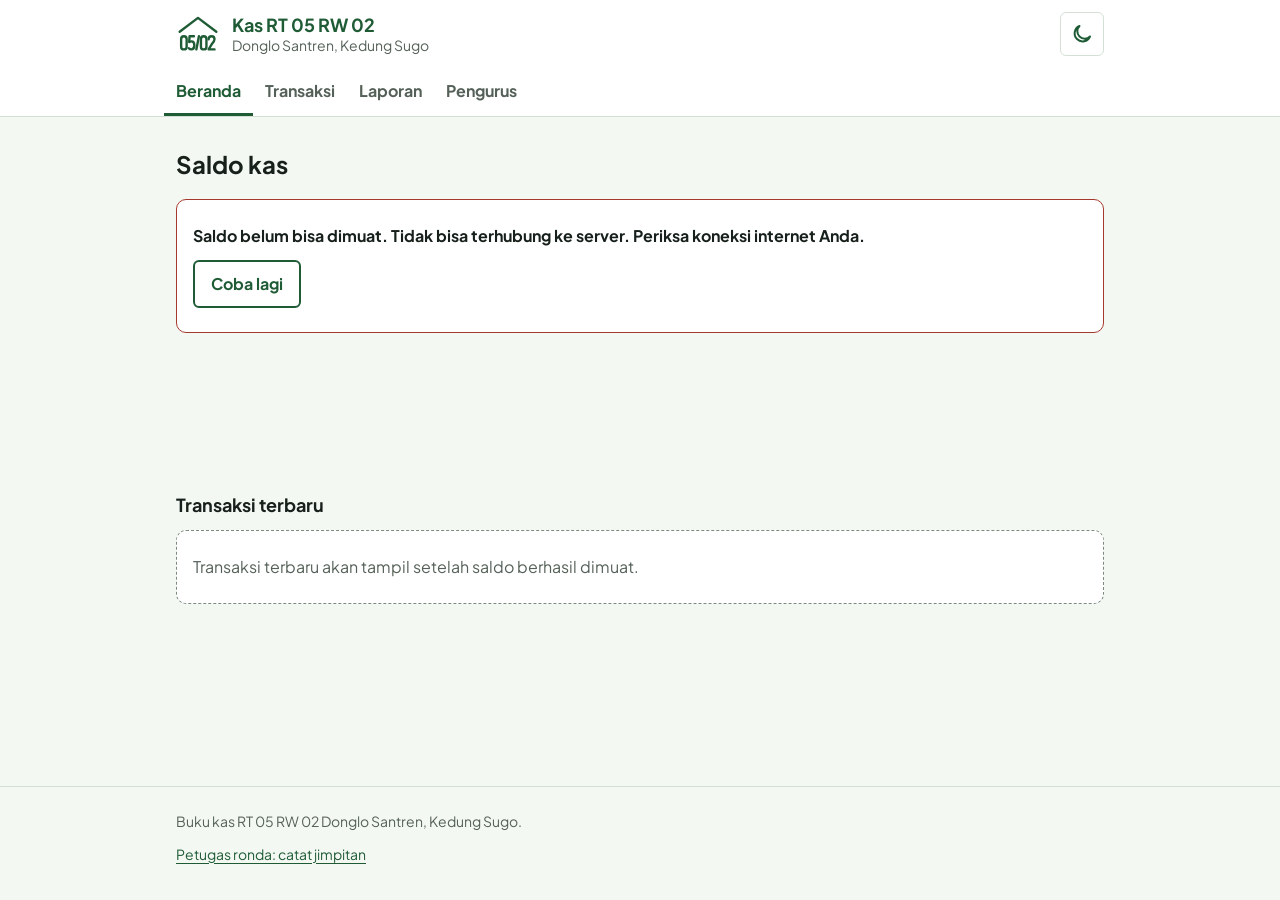
<file: web/index.html>
<!doctype html>
<html lang="id">
<head>
  <meta charset="utf-8">
  <meta name="viewport" content="width=device-width, initial-scale=1">
  <title>Saldo Kas · RT 05 RW 02 Donglo Santren</title>
  <meta name="description" content="Saldo dan transaksi Kas Lampu, Kas RT, dan Kas Jimpitan RT 05 RW 02 Donglo Santren, Kedung Sugo.">
  <meta name="theme-color" content="#1F5C36">
  <script>try { if (localStorage.getItem('tema') === 'gelap') document.documentElement.dataset.tema = 'gelap'; } catch (e) {}</script>
  <link rel="icon" href="img/favicon.svg" type="image/svg+xml">
  <link rel="preload" href="fonts/plus-jakarta-sans.woff2" as="font" type="font/woff2" crossorigin>
  <link rel="stylesheet" href="css/tokens.css">
  <link rel="stylesheet" href="css/app.css">
  <script type="module" src="js/tema.js"></script>
  <script type="module" src="js/sesi.js"></script>
  <script type="module" src="js/beranda.js"></script>
</head>
<body>
  <a class="lewati" href="#isi">Langsung ke isi</a>
  <header class="kepala">
    <div class="wadah kepala-isi">
      <a class="merek" href="./">
        <span class="merek-logo" aria-hidden="true"></span>
        <span class="merek-teks"><strong>Kas RT 05 RW 02</strong><span>Donglo Santren, Kedung Sugo</span></span>
      </a>
      <div class="kepala-aksi">
        <button type="button" class="tombol-ikon tombol-keluar" id="tombol-keluar" hidden title="Keluar dari akun pengurus">
          <svg class="ikon" aria-hidden="true" focusable="false"><use href="img/ikon.svg#keluar"></use></svg>
          <span class="label-keluar">Keluar</span>
        </button>
        <button type="button" class="tombol-ikon tombol-tema" id="tombol-tema" aria-pressed="false" title="Mode gelap">
          <svg class="ikon" aria-hidden="true" focusable="false"><use href="img/ikon.svg#bulan"></use></svg>
          <span class="sr-only">Mode gelap</span>
        </button>
      </div>
      <nav class="menu" aria-label="Menu utama">
        <a href="./" aria-current="page">Beranda</a>
        <a href="transaksi.html">Transaksi</a>
        <a href="laporan.html">Laporan</a>
        <a href="admin.html">Pengurus</a>
      </nav>
    </div>
  </header>

  <main id="isi" class="wadah">
    <div class="judul-halaman">
      <h1>Saldo kas</h1>
      <p class="judul-keterangan"><span id="diperbarui"></span> <span id="status-buku"></span></p>
    </div>
    <section id="saldo" class="blok-saldo" aria-live="polite" aria-label="Saldo kas"></section>

    <section class="bagian" aria-labelledby="judul-terbaru">
      <h2 id="judul-terbaru" class="judul-bagian">Transaksi terbaru</h2>
      <div id="terbaru" aria-live="polite"></div>
    </section>
  </main>

  <footer class="kaki">
    <div class="wadah">
      <p>Buku kas RT 05 RW 02 Donglo Santren, Kedung Sugo.</p>
      <p class="kaki-tautan"><a href="ronda.html">Petugas ronda: catat jimpitan</a></p>
    </div>
  </footer>
</body>
</html>
</file>
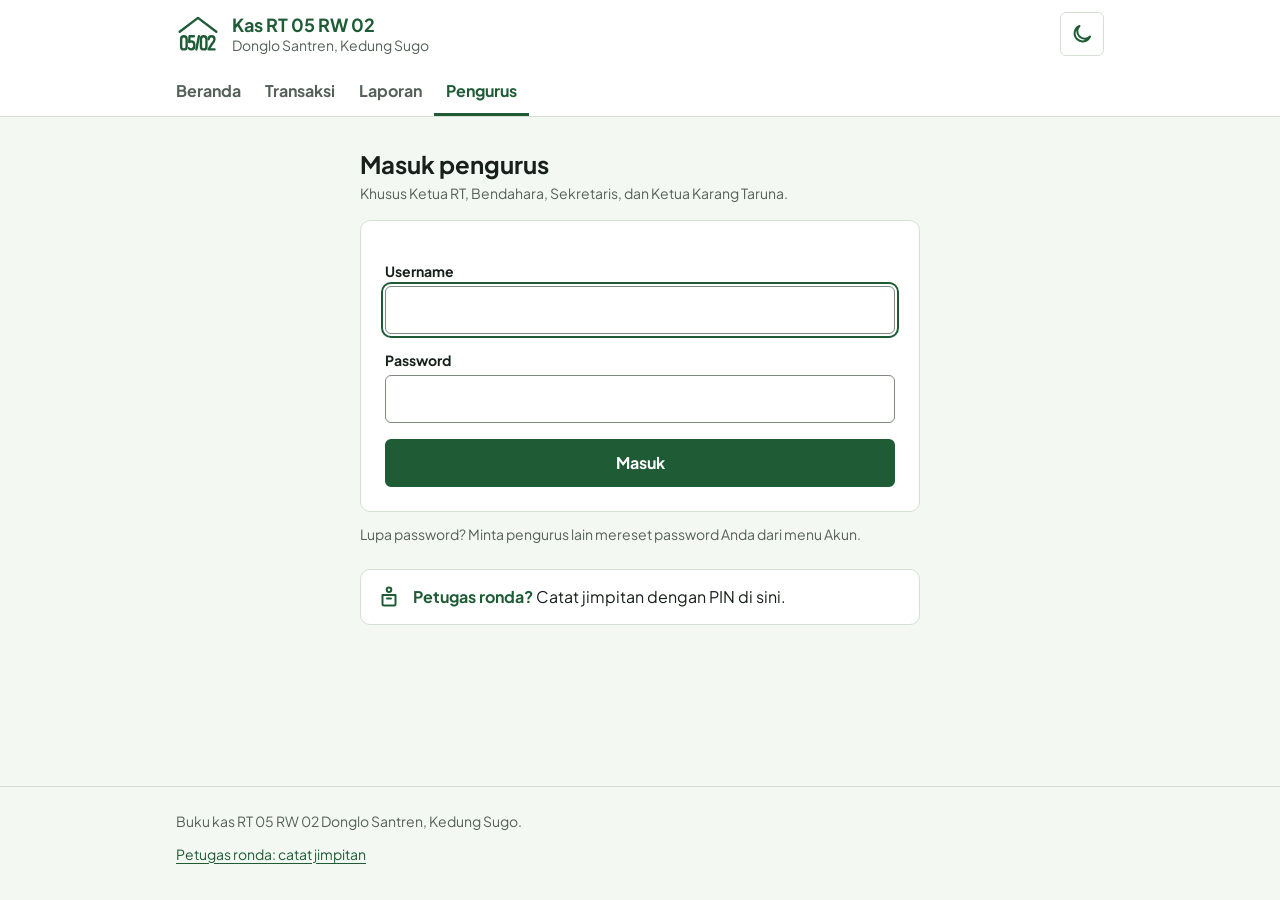
<file: web/admin.html>
<!doctype html>
<html lang="id">
<head>
  <meta charset="utf-8">
  <meta name="viewport" content="width=device-width, initial-scale=1">
  <title>Pengurus · Kas RT 05 RW 02 Donglo Santren</title>
  <meta name="robots" content="noindex">
  <meta name="theme-color" content="#1F5C36">
  <script>try { if (localStorage.getItem('tema') === 'gelap') document.documentElement.dataset.tema = 'gelap'; } catch (e) {}</script>
  <link rel="icon" href="img/favicon.svg" type="image/svg+xml">
  <link rel="preload" href="fonts/plus-jakarta-sans.woff2" as="font" type="font/woff2" crossorigin>
  <link rel="stylesheet" href="css/tokens.css">
  <link rel="stylesheet" href="css/app.css">
  <script type="module" src="js/tema.js"></script>
  <script type="module" src="js/sesi.js"></script>
  <script type="module" src="js/admin.js"></script>
</head>
<body>
  <a class="lewati" href="#isi">Langsung ke isi</a>
  <header class="kepala">
    <div class="wadah kepala-isi">
      <a class="merek" href="./">
        <span class="merek-logo" aria-hidden="true"></span>
        <span class="merek-teks"><strong>Kas RT 05 RW 02</strong><span>Donglo Santren, Kedung Sugo</span></span>
      </a>
      <div class="kepala-aksi">
        <button type="button" class="tombol-ikon tombol-keluar" id="tombol-keluar" hidden title="Keluar dari akun pengurus">
          <svg class="ikon" aria-hidden="true" focusable="false"><use href="img/ikon.svg#keluar"></use></svg>
          <span class="label-keluar">Keluar</span>
        </button>
        <button type="button" class="tombol-ikon tombol-tema" id="tombol-tema" aria-pressed="false" title="Mode gelap">
          <svg class="ikon" aria-hidden="true" focusable="false"><use href="img/ikon.svg#bulan"></use></svg>
          <span class="sr-only">Mode gelap</span>
        </button>
      </div>
      <nav class="menu" aria-label="Menu utama">
        <a href="./">Beranda</a>
        <a href="transaksi.html">Transaksi</a>
        <a href="laporan.html">Laporan</a>
        <a href="admin.html" aria-current="page">Pengurus</a>
      </nav>
    </div>
  </header>

  <main id="isi" class="wadah">
    <p id="memeriksa" class="keadaan keadaan-awal">Memeriksa sesi…</p>

    <section id="tampilan-masuk" class="wadah-form" hidden aria-labelledby="judul-masuk">
      <div class="judul-halaman">
        <h1 id="judul-masuk">Masuk pengurus</h1>
        <p class="judul-keterangan">Khusus Ketua RT, Bendahara, Sekretaris, dan Ketua Karang Taruna.</p>
      </div>
      <form id="form-masuk" class="kartu-form" novalidate>
        <div id="pesan-masuk"></div>
        <div class="kolom">
          <label for="masuk-username">Username</label>
          <input id="masuk-username" name="username" type="text" autocomplete="username" autocapitalize="none" spellcheck="false" aria-describedby="masuk-username-galat">
          <p class="pesan-salah" id="masuk-username-galat" hidden></p>
        </div>
        <div class="kolom">
          <label for="masuk-password">Password</label>
          <input id="masuk-password" name="password" type="password" autocomplete="current-password" aria-describedby="masuk-password-galat">
          <p class="pesan-salah" id="masuk-password-galat" hidden></p>
        </div>
        <button type="submit" class="tombol">Masuk</button>
      </form>
      <p class="catatan-bawah">Lupa password? Minta pengurus lain mereset password Anda dari menu Akun.</p>
      <a class="kartu-tautan" href="ronda.html">
        <svg class="ikon" aria-hidden="true" focusable="false"><use href="img/ikon.svg#kas-jimpitan"></use></svg>
        <span><strong>Petugas ronda?</strong> Catat jimpitan dengan PIN di sini.</span>
      </a>
    </section>

    <section id="tampilan-ganti-wajib" class="wadah-form" hidden aria-labelledby="judul-ganti-wajib">
      <div class="judul-halaman">
        <h1 id="judul-ganti-wajib" tabindex="-1">Buat password baru</h1>
        <p class="judul-keterangan">Anda masuk dengan password sementara. Ganti dulu dengan password pilihan Anda sendiri.</p>
      </div>
      <div id="wadah-ganti-wajib"></div>
    </section>

    <div id="tampilan-admin" hidden>
      <p class="bilah-sesi">
        <span>Masuk sebagai <strong id="nama-sesi"></strong></span>
      </p>
      <nav class="tab-pengurus" aria-label="Menu pengurus">
        <a href="#catat" data-menu>Catat transaksi</a>
        <a href="#buku" data-menu>Tutup buku</a>
        <a href="#akun" data-menu>Akun dan pengurus</a>
        <a href="#log" data-menu>Log aktivitas</a>
      </nav>

      <section id="catat" data-bagian aria-labelledby="judul-catat" hidden>
        <div class="judul-halaman">
          <h1 id="judul-catat" tabindex="-1">Catat transaksi</h1>
          <p class="judul-keterangan">Transaksi yang salah tidak diedit. Buka menu <a href="transaksi.html">Transaksi</a>, tekan Batalkan dengan alasan, lalu catat ulang yang benar.</p>
        </div>
        <form id="form-catat" class="kartu-form" novalidate>
          <div id="pesan-catat"></div>
          <fieldset class="pilihan-jenis">
            <legend>Jenis transaksi</legend>
            <label><input type="radio" name="jenis" value="MASUK" checked> Pemasukan</label>
            <label><input type="radio" name="jenis" value="KELUAR"> Pengeluaran</label>
            <label><input type="radio" name="jenis" value="PINDAH"> Pindah kas</label>
          </fieldset>

          <div class="baris-kolom">
            <div class="kolom">
              <label for="catat-kas" id="label-kas">Kas</label>
              <select id="catat-kas" aria-describedby="catat-kas-galat"></select>
              <p class="pesan-salah" id="catat-kas-galat" hidden></p>
            </div>
            <div class="kolom" id="kolom-tujuan" hidden>
              <label for="catat-tujuan">Ke kas</label>
              <select id="catat-tujuan" aria-describedby="catat-tujuan-galat"></select>
              <p class="pesan-salah" id="catat-tujuan-galat" hidden></p>
            </div>
            <div class="kolom" id="kolom-kategori">
              <label for="catat-kategori">Kategori</label>
              <select id="catat-kategori" aria-describedby="catat-kategori-galat"></select>
              <p class="pesan-salah" id="catat-kategori-galat" hidden></p>
            </div>
          </div>
          <p class="kotak-info" id="info-saldo-awal" hidden>Saldo awal adalah uang kas yang sudah ada sebelum web ini dipakai. Pilih tanggal paling awal, lalu catat transaksi lama setelahnya. Setiap kas hanya punya satu saldo awal.</p>

          <div class="baris-kolom">
            <div class="kolom">
              <span class="label-kolom" id="label-tanggal">Tanggal transaksi</span>
              <div class="pilih-tanggal" id="pilih-tanggal"></div>
              <p class="bantuan" id="catat-tanggal-bantuan">Otomatis terisi hari ini. Ketuk untuk memilih hari lain kalau transaksinya sudah lewat.</p>
              <p class="pesan-salah" id="catat-tanggal-galat" hidden></p>
            </div>
            <div class="kolom">
              <label for="catat-nominal">Nominal</label>
              <div class="input-rupiah">
                <span aria-hidden="true">Rp</span>
                <input id="catat-nominal" type="text" inputmode="numeric" autocomplete="off" aria-describedby="catat-nominal-galat">
              </div>
              <p class="pesan-salah" id="catat-nominal-galat" hidden></p>
            </div>
          </div>

          <div class="kolom">
            <label for="catat-uraian">Keterangan</label>
            <input id="catat-uraian" type="text" maxlength="200" autocomplete="off" aria-describedby="catat-uraian-bantuan catat-uraian-galat">
            <p class="bantuan" id="catat-uraian-bantuan">Tulis singkat dan jelas, misalnya "Iuran Kas RT November, 70 rumah".</p>
            <p class="pesan-salah" id="catat-uraian-galat" hidden></p>
          </div>

          <div class="kolom">
            <span class="label-kolom" id="label-foto">Bukti pembayaran (jika ada)</span>
            <div id="unggah-foto" class="unggah-foto" aria-live="polite"></div>
            <p class="bantuan">Foto struk, nota, atau kuitansi dalam format .jpg atau .png. Bukti ini bisa dilihat semua warga.</p>
          </div>

          <button type="submit" class="tombol" id="tombol-catat">Catat pemasukan</button>
        </form>
      </section>


      <section id="buku" data-bagian aria-labelledby="judul-buku" hidden>
        <div class="judul-halaman">
          <h1 id="judul-buku" tabindex="-1">Tutup buku</h1>
          <p class="judul-keterangan">Tutup buku mengunci transaksi satu bulan: tidak bisa ditambah atau dibatalkan lagi, jadi saldo awal bulan berikutnya pasti. Lakukan di awal bulan, setelah semua transaksi bulan lalu tercatat.</p>
        </div>
        <div id="buku-status" aria-live="polite"></div>

        <section class="bagian" aria-labelledby="judul-riwayat-buku">
          <h2 id="judul-riwayat-buku" class="judul-bagian">Riwayat tutup buku</h2>
          <div id="buku-riwayat" aria-live="polite"></div>
        </section>

        <section class="bagian" aria-labelledby="judul-sheet">
          <h2 id="judul-sheet" class="judul-bagian">Laporan di Google Sheets</h2>
          <form id="form-sheet" class="kartu-form" novalidate>
            <div id="pesan-sheet"></div>
            <p class="bantuan">Laporan bulan berjalan diperbarui otomatis setiap pagi pukul 05.00, dan ditulis ulang setiap kali buku ditutup. Pakai tombol ini kalau ingin memperbaruinya sekarang, misalnya sebelum rapat.</p>
            <div class="kolom">
              <label for="sheet-bulan">Bulan</label>
              <select id="sheet-bulan"></select>
            </div>
            <button type="submit" class="tombol tombol-sekunder">Tulis ulang laporan</button>
          </form>
        </section>
      </section>

      <section id="akun" data-bagian aria-labelledby="judul-akun" hidden>
        <div class="judul-halaman"><h1 id="judul-akun" tabindex="-1">Akun dan pengurus</h1></div>

        <section class="bagian-kecil" aria-labelledby="judul-pengurus">
          <h2 id="judul-pengurus" class="judul-bagian">Daftar pengurus</h2>
          <div id="daftar-pengurus" aria-live="polite"></div>
          <details class="lipatan">
            <summary>Tambah pengurus</summary>
            <form id="form-tambah" class="kartu-form" novalidate>
              <div id="pesan-tambah"></div>
              <div class="kolom">
                <label for="tambah-nama">Nama lengkap</label>
                <input id="tambah-nama" type="text" maxlength="60" autocomplete="off" aria-describedby="tambah-nama-galat">
                <p class="pesan-salah" id="tambah-nama-galat" hidden></p>
              </div>
              <div class="kolom">
                <label for="tambah-jabatan">Jabatan</label>
                <input id="tambah-jabatan" type="text" maxlength="40" list="daftar-jabatan" autocomplete="off" aria-describedby="tambah-jabatan-galat">
                <datalist id="daftar-jabatan">
                  <option value="Ketua RT"></option>
                  <option value="Bendahara"></option>
                  <option value="Sekretaris"></option>
                  <option value="Ketua Karang Taruna"></option>
                </datalist>
                <p class="pesan-salah" id="tambah-jabatan-galat" hidden></p>
              </div>
              <div class="kolom">
                <label for="tambah-username">Username</label>
                <input id="tambah-username" type="text" maxlength="30" autocapitalize="none" spellcheck="false" autocomplete="off" aria-describedby="tambah-username-bantuan tambah-username-galat">
                <p class="bantuan" id="tambah-username-bantuan">3 sampai 30 karakter: huruf kecil, angka, titik, atau garis bawah. Contoh: ketua.rt</p>
                <p class="pesan-salah" id="tambah-username-galat" hidden></p>
              </div>
              <button type="submit" class="tombol">Tambah pengurus</button>
            </form>
          </details>
        </section>

        <section class="bagian" aria-labelledby="judul-pin">
          <h2 id="judul-pin" class="judul-bagian">PIN petugas ronda</h2>
          <form id="form-pin" class="kartu-form" novalidate>
            <div id="pesan-pin"></div>
            <p class="bantuan">PIN dipakai bersama oleh petugas ronda untuk mencatat jimpitan. Setelah diganti, petugas yang sedang masuk akan keluar otomatis.</p>
            <div class="baris-kolom">
              <div class="kolom">
                <label for="pin-baru">PIN baru (6 angka)</label>
                <input id="pin-baru" type="password" inputmode="numeric" maxlength="6" autocomplete="one-time-code" aria-describedby="pin-baru-galat">
                <p class="pesan-salah" id="pin-baru-galat" hidden></p>
              </div>
              <div class="kolom">
                <label for="pin-ulang">Ulangi PIN baru</label>
                <input id="pin-ulang" type="password" inputmode="numeric" maxlength="6" autocomplete="one-time-code" aria-describedby="pin-ulang-galat">
                <p class="pesan-salah" id="pin-ulang-galat" hidden></p>
              </div>
            </div>
            <button type="submit" class="tombol">Simpan PIN</button>
          </form>
        </section>

        <section class="bagian" aria-labelledby="judul-password">
          <h2 id="judul-password" class="judul-bagian">Ganti password saya</h2>
          <div id="wadah-ganti-password"></div>
        </section>
      </section>

      <section id="log" data-bagian aria-labelledby="judul-log" hidden>
        <div class="judul-halaman">
          <h1 id="judul-log" tabindex="-1">Log aktivitas</h1>
          <p class="judul-keterangan">Catatan siapa melakukan apa dan kapan. Hanya pengurus yang bisa melihat halaman ini.</p>
        </div>
        <div id="log-hasil" aria-live="polite"></div>
      </section>
    </div>
  </main>

  <dialog id="dialog" class="dialog"></dialog>

  <footer class="kaki">
    <div class="wadah">
      <p>Buku kas RT 05 RW 02 Donglo Santren, Kedung Sugo.</p>
      <p class="kaki-tautan"><a href="ronda.html">Petugas ronda: catat jimpitan</a></p>
    </div>
  </footer>
</body>
</html>
</file>
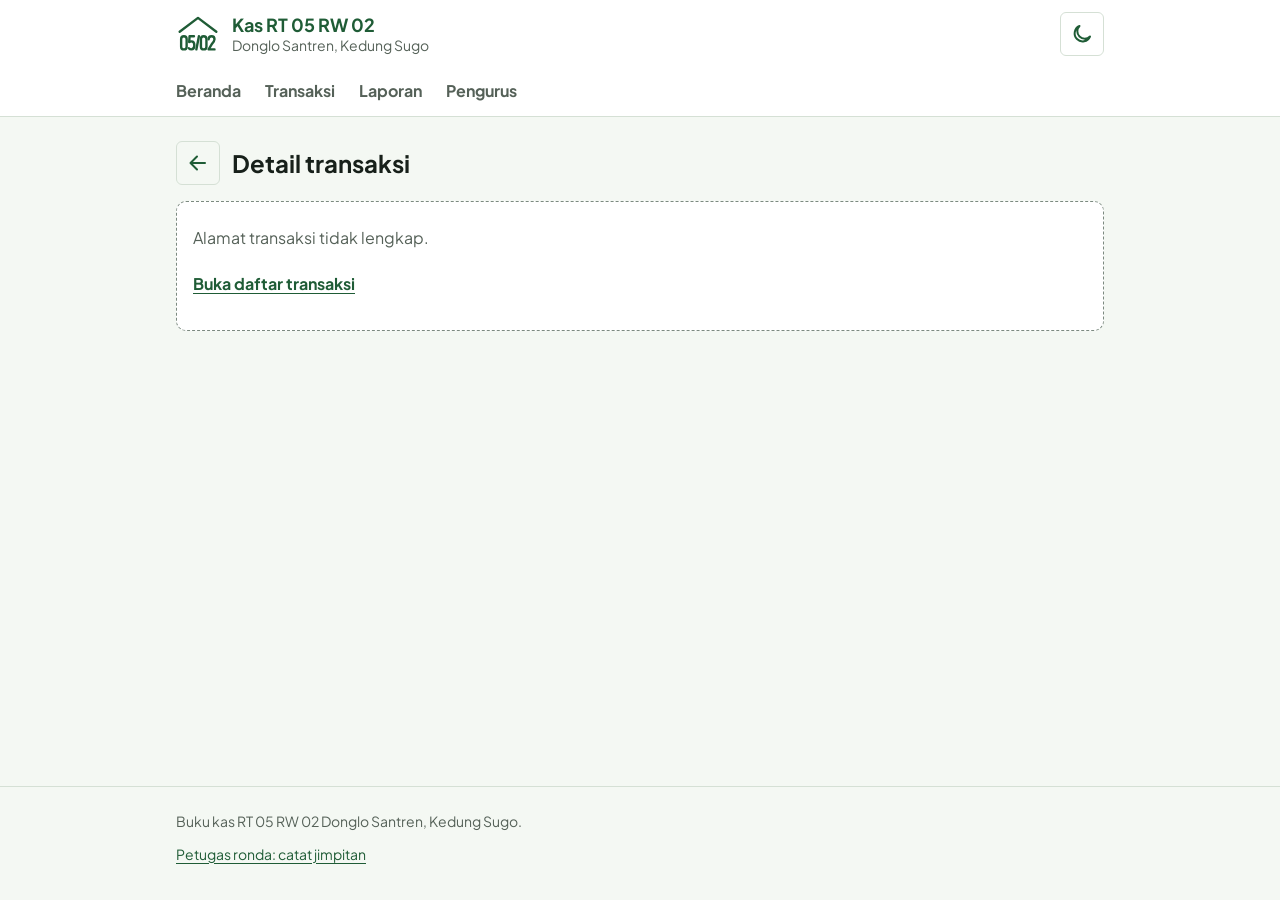
<file: web/detail.html>
<!doctype html>
<html lang="id">
<head>
  <meta charset="utf-8">
  <meta name="viewport" content="width=device-width, initial-scale=1">
  <title>Detail Transaksi · RT 05 RW 02 Donglo Santren</title>
  <meta name="theme-color" content="#1F5C36">
  <script>try { if (localStorage.getItem('tema') === 'gelap') document.documentElement.dataset.tema = 'gelap'; } catch (e) {}</script>
  <link rel="icon" href="img/favicon.svg" type="image/svg+xml">
  <link rel="preload" href="fonts/plus-jakarta-sans.woff2" as="font" type="font/woff2" crossorigin>
  <link rel="stylesheet" href="css/tokens.css">
  <link rel="stylesheet" href="css/app.css">
  <script type="module" src="js/tema.js"></script>
  <script type="module" src="js/sesi.js"></script>
  <script type="module" src="js/detail.js"></script>
</head>
<body>
  <a class="lewati" href="#isi">Langsung ke isi</a>
  <header class="kepala">
    <div class="wadah kepala-isi">
      <a class="merek" href="./">
        <span class="merek-logo" aria-hidden="true"></span>
        <span class="merek-teks"><strong>Kas RT 05 RW 02</strong><span>Donglo Santren, Kedung Sugo</span></span>
      </a>
      <div class="kepala-aksi">
        <button type="button" class="tombol-ikon tombol-keluar" id="tombol-keluar" hidden title="Keluar dari akun pengurus">
          <svg class="ikon" aria-hidden="true" focusable="false"><use href="img/ikon.svg#keluar"></use></svg>
          <span class="label-keluar">Keluar</span>
        </button>
        <button type="button" class="tombol-ikon tombol-tema" id="tombol-tema" aria-pressed="false" title="Mode gelap">
          <svg class="ikon" aria-hidden="true" focusable="false"><use href="img/ikon.svg#bulan"></use></svg>
          <span class="sr-only">Mode gelap</span>
        </button>
      </div>
      <nav class="menu" aria-label="Menu utama">
        <a href="./">Beranda</a>
        <a href="transaksi.html">Transaksi</a>
        <a href="laporan.html">Laporan</a>
        <a href="admin.html">Pengurus</a>
      </nav>
    </div>
  </header>

  <main id="isi" class="wadah">
    <div class="detail-atas">
      <a class="tombol-ikon" id="tombol-kembali" href="transaksi.html" aria-label="Kembali ke daftar transaksi" title="Kembali ke daftar transaksi">
        <svg class="ikon" aria-hidden="true" focusable="false"><use href="img/ikon.svg#kembali"></use></svg>
      </a>
      <h1>Detail transaksi</h1>
    </div>
    <article id="detail" aria-live="polite"></article>
  </main>

  <footer class="kaki">
    <div class="wadah">
      <p>Buku kas RT 05 RW 02 Donglo Santren, Kedung Sugo.</p>
      <p class="kaki-tautan"><a href="ronda.html">Petugas ronda: catat jimpitan</a></p>
    </div>
  </footer>
</body>
</html>
</file>
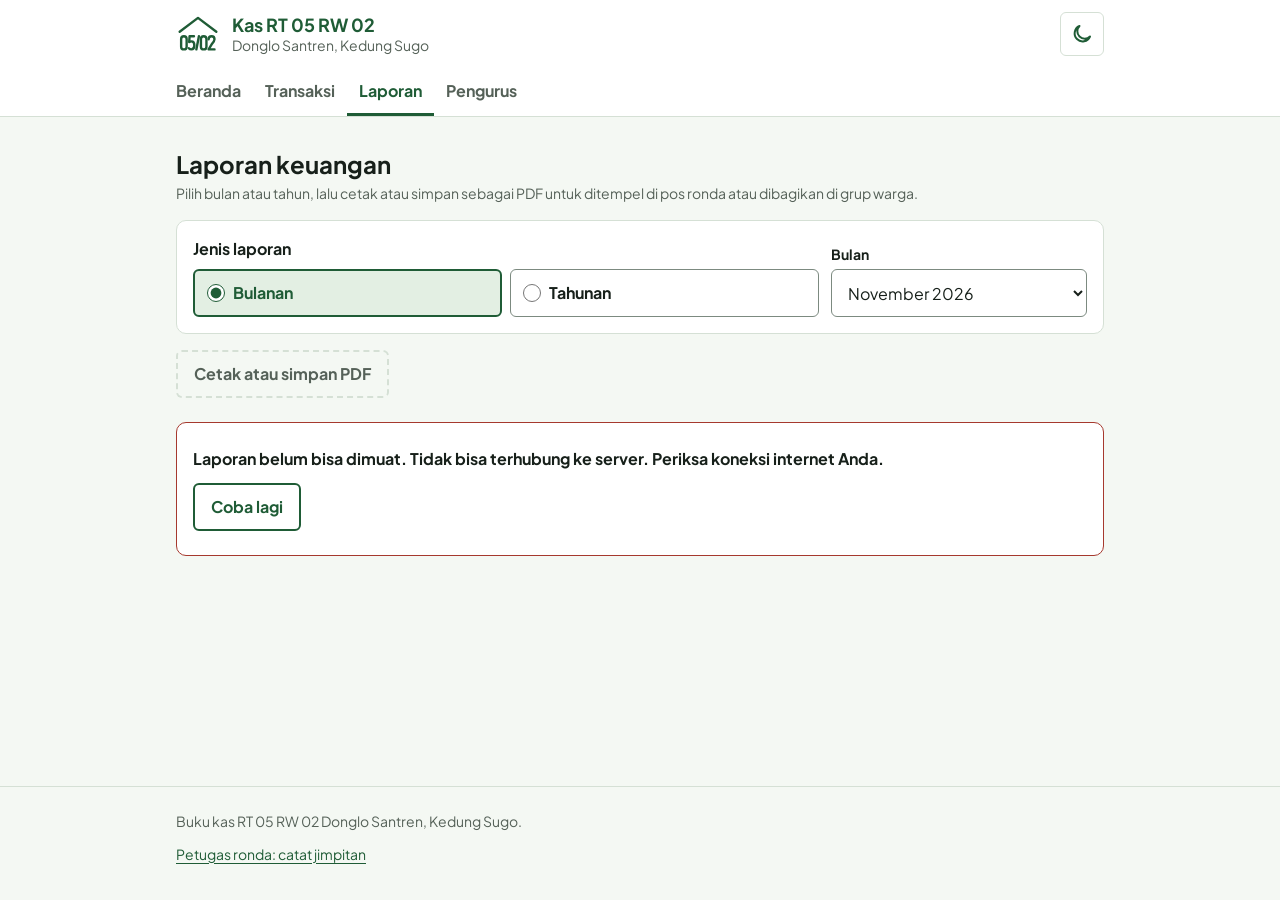
<file: web/laporan.html>
<!doctype html>
<html lang="id">
<head>
  <meta charset="utf-8">
  <meta name="viewport" content="width=device-width, initial-scale=1">
  <title>Laporan Keuangan · RT 05 RW 02 Donglo Santren</title>
  <meta name="description" content="Laporan keuangan bulanan dan tahunan Kas Lampu, Kas RT, dan Kas Jimpitan RT 05 RW 02 Donglo Santren, Kedung Sugo.">
  <meta name="theme-color" content="#1F5C36">
  <script>try { if (localStorage.getItem('tema') === 'gelap') document.documentElement.dataset.tema = 'gelap'; } catch (e) {}</script>
  <link rel="icon" href="img/favicon.svg" type="image/svg+xml">
  <link rel="preload" href="fonts/plus-jakarta-sans.woff2" as="font" type="font/woff2" crossorigin>
  <link rel="stylesheet" href="css/tokens.css">
  <link rel="stylesheet" href="css/app.css">
  <link rel="stylesheet" href="css/print.css" media="print">
  <script type="module" src="js/tema.js"></script>
  <script type="module" src="js/sesi.js"></script>
  <script type="module" src="js/laporan.js"></script>
</head>
<body>
  <a class="lewati" href="#isi">Langsung ke isi</a>
  <header class="kepala">
    <div class="wadah kepala-isi">
      <a class="merek" href="./">
        <span class="merek-logo" aria-hidden="true"></span>
        <span class="merek-teks"><strong>Kas RT 05 RW 02</strong><span>Donglo Santren, Kedung Sugo</span></span>
      </a>
      <div class="kepala-aksi">
        <button type="button" class="tombol-ikon tombol-keluar" id="tombol-keluar" hidden title="Keluar dari akun pengurus">
          <svg class="ikon" aria-hidden="true" focusable="false"><use href="img/ikon.svg#keluar"></use></svg>
          <span class="label-keluar">Keluar</span>
        </button>
        <button type="button" class="tombol-ikon tombol-tema" id="tombol-tema" aria-pressed="false" title="Mode gelap">
          <svg class="ikon" aria-hidden="true" focusable="false"><use href="img/ikon.svg#bulan"></use></svg>
          <span class="sr-only">Mode gelap</span>
        </button>
      </div>
      <nav class="menu" aria-label="Menu utama">
        <a href="./">Beranda</a>
        <a href="transaksi.html">Transaksi</a>
        <a href="laporan.html" aria-current="page">Laporan</a>
        <a href="admin.html">Pengurus</a>
      </nav>
    </div>
  </header>

  <main id="isi" class="wadah">
    <div class="judul-halaman layar-saja">
      <h1>Laporan keuangan</h1>
      <p class="judul-keterangan">Pilih bulan atau tahun, lalu cetak atau simpan sebagai PDF untuk ditempel di pos ronda atau dibagikan di grup warga.</p>
    </div>

    <form id="pilih-laporan" class="filter filter-laporan layar-saja" aria-label="Pilih laporan">
      <fieldset class="pilihan-jenis pilihan-laporan">
        <legend>Jenis laporan</legend>
        <label><input type="radio" name="jenis" value="bulanan" checked> Bulanan</label>
        <label><input type="radio" name="jenis" value="tahunan"> Tahunan</label>
      </fieldset>
      <div class="kolom" id="kolom-bulan">
        <label for="laporan-bulan">Bulan</label>
        <select id="laporan-bulan"></select>
      </div>
      <div class="kolom" id="kolom-tahun" hidden>
        <label for="laporan-tahun">Tahun</label>
        <select id="laporan-tahun"></select>
      </div>
    </form>

    <div class="bilah-laporan layar-saja">
      <button type="button" class="tombol" id="tombol-cetak" disabled>Cetak atau simpan PDF</button>
      <a class="tombol tombol-sekunder" id="tautan-sheet" target="_blank" rel="noopener" hidden>Buka di Google Sheets</a>
    </div>

    <article id="laporan" class="laporan" aria-live="polite"></article>
  </main>

  <footer class="kaki">
    <div class="wadah">
      <p>Buku kas RT 05 RW 02 Donglo Santren, Kedung Sugo.</p>
      <p class="kaki-tautan"><a href="ronda.html">Petugas ronda: catat jimpitan</a></p>
    </div>
  </footer>
</body>
</html>
</file>
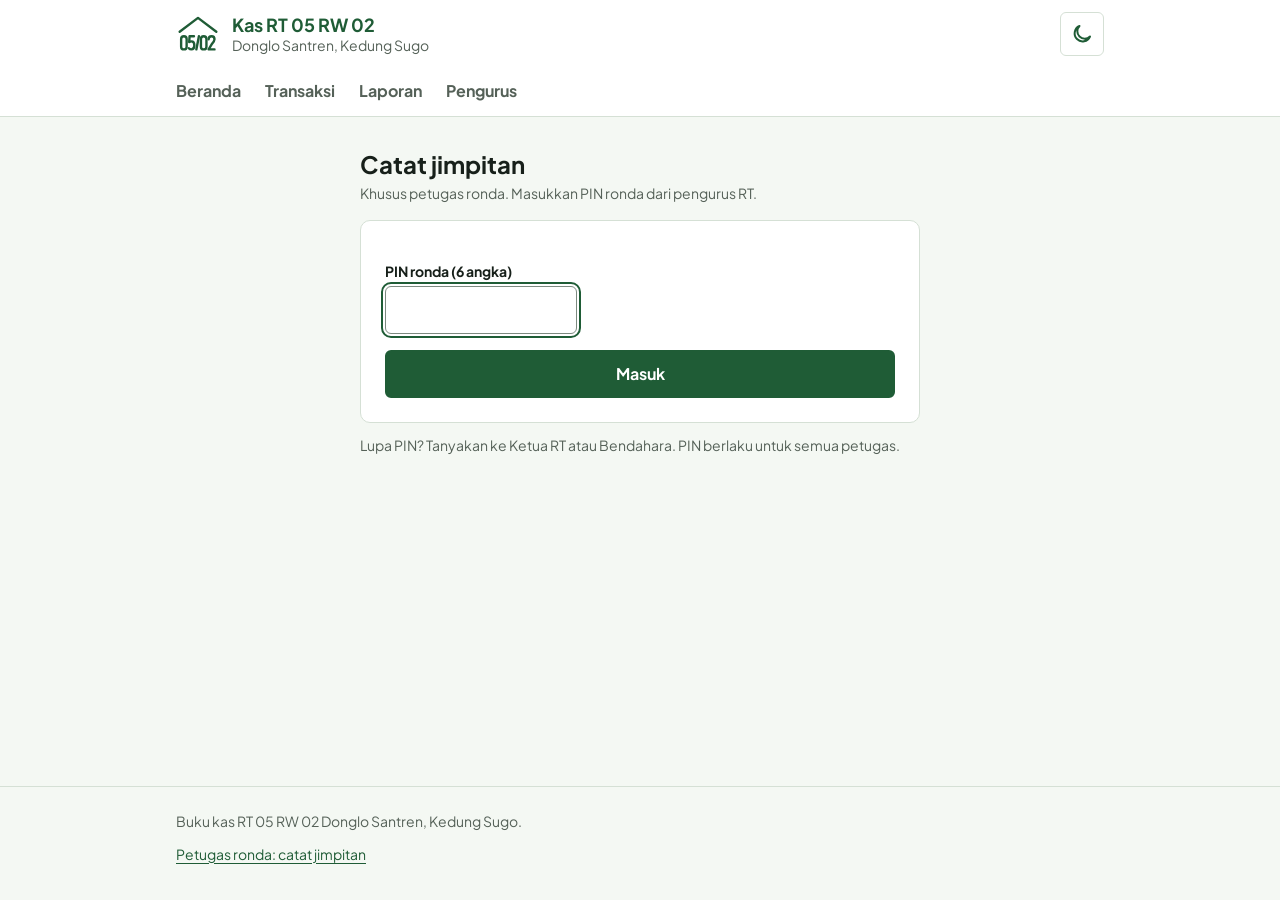
<file: web/ronda.html>
<!doctype html>
<html lang="id">
<head>
  <meta charset="utf-8">
  <meta name="viewport" content="width=device-width, initial-scale=1">
  <title>Catat Jimpitan · Kas RT 05 RW 02 Donglo Santren</title>
  <meta name="robots" content="noindex">
  <meta name="theme-color" content="#1F5C36">
  <script>try { if (localStorage.getItem('tema') === 'gelap') document.documentElement.dataset.tema = 'gelap'; } catch (e) {}</script>
  <link rel="icon" href="img/favicon.svg" type="image/svg+xml">
  <link rel="preload" href="fonts/plus-jakarta-sans.woff2" as="font" type="font/woff2" crossorigin>
  <link rel="stylesheet" href="css/tokens.css">
  <link rel="stylesheet" href="css/app.css">
  <script type="module" src="js/tema.js"></script>
  <script type="module" src="js/sesi.js"></script>
  <script type="module" src="js/ronda.js"></script>
</head>
<body>
  <a class="lewati" href="#isi">Langsung ke isi</a>
  <header class="kepala">
    <div class="wadah kepala-isi">
      <a class="merek" href="./">
        <span class="merek-logo" aria-hidden="true"></span>
        <span class="merek-teks"><strong>Kas RT 05 RW 02</strong><span>Donglo Santren, Kedung Sugo</span></span>
      </a>
      <div class="kepala-aksi">
        <button type="button" class="tombol-ikon tombol-keluar" id="tombol-keluar" hidden title="Keluar dari akun pengurus">
          <svg class="ikon" aria-hidden="true" focusable="false"><use href="img/ikon.svg#keluar"></use></svg>
          <span class="label-keluar">Keluar</span>
        </button>
        <button type="button" class="tombol-ikon tombol-tema" id="tombol-tema" aria-pressed="false" title="Mode gelap">
          <svg class="ikon" aria-hidden="true" focusable="false"><use href="img/ikon.svg#bulan"></use></svg>
          <span class="sr-only">Mode gelap</span>
        </button>
      </div>
      <nav class="menu" aria-label="Menu utama">
        <a href="./">Beranda</a>
        <a href="transaksi.html">Transaksi</a>
        <a href="laporan.html">Laporan</a>
        <a href="admin.html">Pengurus</a>
      </nav>
    </div>
  </header>

  <main id="isi" class="wadah">
    <section id="tampilan-pin" class="wadah-form" aria-labelledby="judul-pin">
      <div class="judul-halaman">
        <h1 id="judul-pin">Catat jimpitan</h1>
        <p class="judul-keterangan">Khusus petugas ronda. Masukkan PIN ronda dari pengurus RT.</p>
      </div>
      <form id="form-pin" class="kartu-form" novalidate>
        <div id="pesan-pin"></div>
        <div class="kolom">
          <label for="pin">PIN ronda (6 angka)</label>
          <input id="pin" type="password" inputmode="numeric" maxlength="6" autocomplete="one-time-code" class="input-pin" aria-describedby="pin-galat">
          <p class="pesan-salah" id="pin-galat" hidden></p>
        </div>
        <button type="submit" class="tombol">Masuk</button>
      </form>
      <p class="catatan-bawah">Lupa PIN? Tanyakan ke Ketua RT atau Bendahara. PIN berlaku untuk semua petugas.</p>
    </section>

    <section id="tampilan-catat" class="wadah-form" hidden aria-labelledby="judul-catat">
      <p class="bilah-sesi">
        <span>Masuk sebagai <strong>petugas ronda</strong></span>
        <button type="button" class="tombol-teks" id="keluar-ronda">Keluar</button>
      </p>
      <div class="judul-halaman">
        <h1 id="judul-catat" tabindex="-1">Catat jimpitan</h1>
        <p class="judul-keterangan">Jumlah uang jimpitan yang terkumpul dari kaleng warga dalam satu malam ronda.</p>
      </div>
      <form id="form-catat" class="kartu-form" novalidate>
        <div id="pesan-catat"></div>
        <fieldset class="pilihan-jenis pilihan-dua">
          <legend>Ronda malam</legend>
          <label><input type="radio" name="malam" value="0"> <span id="label-malam-0">Hari ini</span></label>
          <label><input type="radio" name="malam" value="-1"> <span id="label-malam-1">Kemarin</span></label>
        </fieldset>
        <p class="bantuan bantuan-rapat">Kalau jimpitan dihitung lewat tengah malam, pilih malam sebelumnya.</p>

        <div class="kolom">
          <label for="catat-petugas">Nama petugas</label>
          <input id="catat-petugas" type="text" maxlength="40" autocomplete="name" aria-describedby="catat-petugas-bantuan catat-petugas-galat">
          <p class="bantuan" id="catat-petugas-bantuan">Nama Anda, atau beberapa nama petugas malam itu. Disimpan di HP ini untuk pencatatan berikutnya.</p>
          <p class="pesan-salah" id="catat-petugas-galat" hidden></p>
        </div>

        <div class="kolom">
          <label for="catat-nominal">Jumlah uang</label>
          <div class="input-rupiah">
            <span aria-hidden="true">Rp</span>
            <input id="catat-nominal" type="text" inputmode="numeric" autocomplete="off" aria-describedby="catat-nominal-galat">
          </div>
          <p class="pesan-salah" id="catat-nominal-galat" hidden></p>
        </div>

        <button type="submit" class="tombol">Simpan jimpitan</button>
      </form>
      <p class="catatan-bawah">Salah catat? Hubungi pengurus RT untuk membatalkannya. Petugas ronda tidak bisa mengubah catatan.</p>
    </section>
  </main>

  <footer class="kaki">
    <div class="wadah">
      <p>Buku kas RT 05 RW 02 Donglo Santren, Kedung Sugo.</p>
      <p class="kaki-tautan"><a href="ronda.html">Petugas ronda: catat jimpitan</a></p>
    </div>
  </footer>
</body>
</html>
</file>
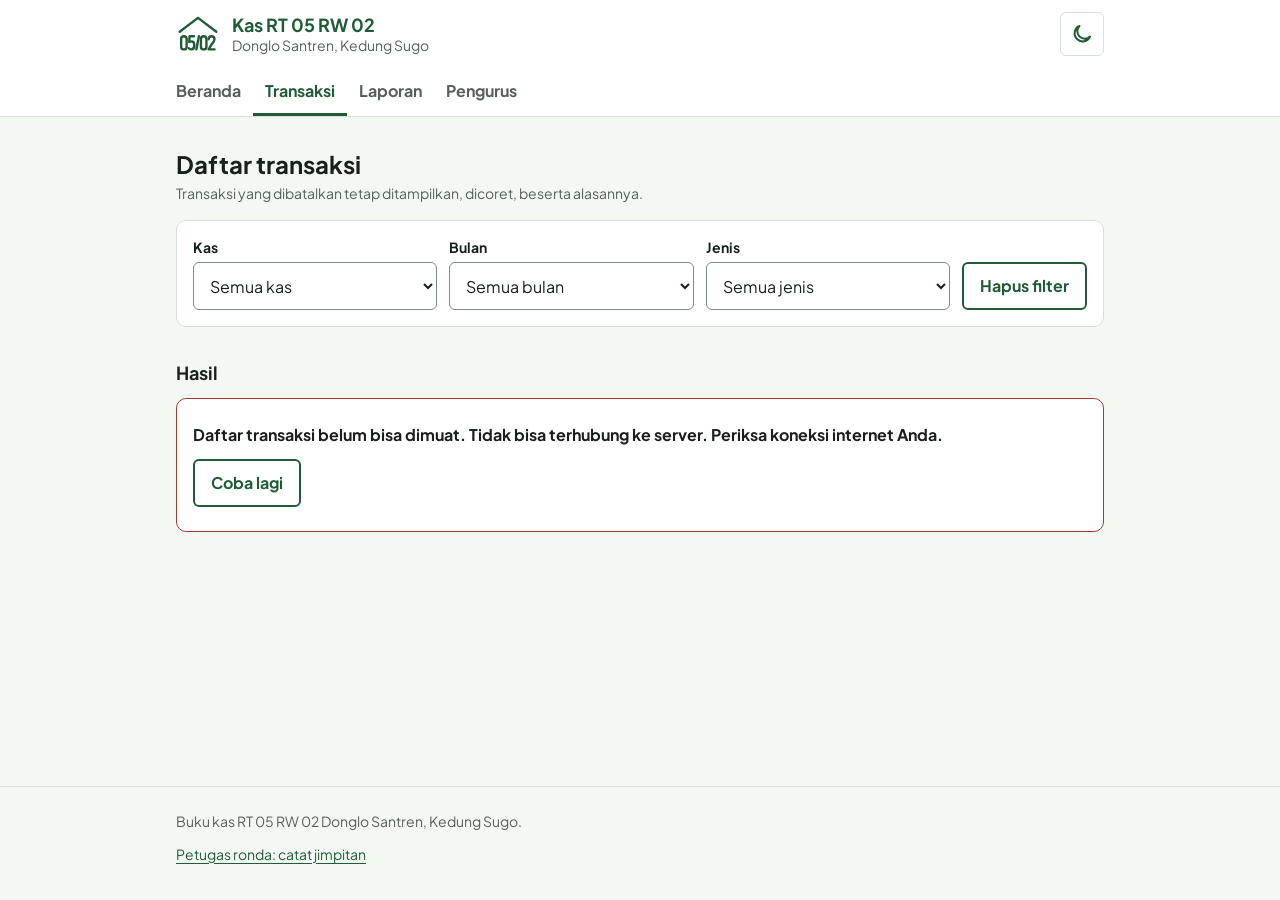
<file: web/transaksi.html>
<!doctype html>
<html lang="id">
<head>
  <meta charset="utf-8">
  <meta name="viewport" content="width=device-width, initial-scale=1">
  <title>Daftar Transaksi · RT 05 RW 02 Donglo Santren</title>
  <meta name="description" content="Semua pemasukan, pengeluaran, dan pindah kas RT 05 RW 02 Donglo Santren, Kedung Sugo.">
  <meta name="theme-color" content="#1F5C36">
  <script>try { if (localStorage.getItem('tema') === 'gelap') document.documentElement.dataset.tema = 'gelap'; } catch (e) {}</script>
  <link rel="icon" href="img/favicon.svg" type="image/svg+xml">
  <link rel="preload" href="fonts/plus-jakarta-sans.woff2" as="font" type="font/woff2" crossorigin>
  <link rel="stylesheet" href="css/tokens.css">
  <link rel="stylesheet" href="css/app.css">
  <script type="module" src="js/tema.js"></script>
  <script type="module" src="js/sesi.js"></script>
  <script type="module" src="js/transaksi.js"></script>
</head>
<body>
  <a class="lewati" href="#isi">Langsung ke isi</a>
  <header class="kepala">
    <div class="wadah kepala-isi">
      <a class="merek" href="./">
        <span class="merek-logo" aria-hidden="true"></span>
        <span class="merek-teks"><strong>Kas RT 05 RW 02</strong><span>Donglo Santren, Kedung Sugo</span></span>
      </a>
      <div class="kepala-aksi">
        <button type="button" class="tombol-ikon tombol-keluar" id="tombol-keluar" hidden title="Keluar dari akun pengurus">
          <svg class="ikon" aria-hidden="true" focusable="false"><use href="img/ikon.svg#keluar"></use></svg>
          <span class="label-keluar">Keluar</span>
        </button>
        <button type="button" class="tombol-ikon tombol-tema" id="tombol-tema" aria-pressed="false" title="Mode gelap">
          <svg class="ikon" aria-hidden="true" focusable="false"><use href="img/ikon.svg#bulan"></use></svg>
          <span class="sr-only">Mode gelap</span>
        </button>
      </div>
      <nav class="menu" aria-label="Menu utama">
        <a href="./">Beranda</a>
        <a href="transaksi.html" aria-current="page">Transaksi</a>
        <a href="laporan.html">Laporan</a>
        <a href="admin.html">Pengurus</a>
      </nav>
    </div>
  </header>

  <main id="isi" class="wadah">
    <div class="judul-halaman">
      <h1>Daftar transaksi</h1>
      <p class="judul-keterangan">Transaksi yang dibatalkan tetap ditampilkan, dicoret, beserta alasannya.</p>
    </div>

    <form id="filter" class="filter" aria-label="Saring transaksi">
      <div class="kolom">
        <label for="filter-kas">Kas</label>
        <select id="filter-kas" name="kas"><option value="">Semua kas</option></select>
      </div>
      <div class="kolom">
        <label for="filter-bulan">Bulan</label>
        <select id="filter-bulan" name="bulan"><option value="">Semua bulan</option></select>
      </div>
      <div class="kolom">
        <label for="filter-jenis">Jenis</label>
        <select id="filter-jenis" name="jenis"><option value="">Semua jenis</option></select>
      </div>
      <button type="reset" class="tombol tombol-sekunder">Hapus filter</button>
    </form>

    <section class="bagian" aria-labelledby="judul-hasil">
      <h2 id="judul-hasil" class="judul-bagian" tabindex="-1">Hasil</h2>
      <p id="ringkas-hasil" class="ringkas-hasil" aria-live="polite"></p>
      <div id="hasil" aria-live="polite"></div>
    </section>
  </main>

  <dialog id="dialog" class="dialog"></dialog>

  <footer class="kaki">
    <div class="wadah">
      <p>Buku kas RT 05 RW 02 Donglo Santren, Kedung Sugo.</p>
      <p class="kaki-tautan"><a href="ronda.html">Petugas ronda: catat jimpitan</a></p>
    </div>
  </footer>
</body>
</html>
</file>
<file: web/css/tokens.css>
/* Sumber nilai: DESIGN.md bagian 3-5. Ubah di sini dan di DESIGN.md bersamaan. */
:root {
  /* Primitif */
  --hijau-900: #17472A;
  --hijau-800: #1F5C36;
  --hijau-700: #24703F;
  --hijau-100: #E3EFE3;
  --hijau-50:  #F4F8F3;
  --netral-0:   #FFFFFF;
  --netral-300: #D5E0D5;
  --netral-500: #7C8A80;
  --netral-600: #556158;
  --netral-900: #17201A;
  --bata-700:   #A6392E;

  /* Gelap: abu-abu netral yang makin terang untuk lapisan lebih tinggi, hijau hanya sebagai aksen. */
  --malam-950: #0E1011;
  --malam-900: #171A1C;
  --malam-800: #1C2B22;
  --malam-700: #2E3336;
  --malam-500: #70777D;
  --malam-300: #A8AEB3;
  --malam-100: #ECEEEF;
  --daun-300:  #72C493;
  --daun-200:  #9FDDB5;
  --daun-400:  #6CCB8F;
  --hutan-900: #173D27;
  --hutan-100: #B9DCC6;
  --bata-300:  #F2948A;

  --jarak-1: 4px;  --jarak-2: 8px;  --jarak-3: 12px; --jarak-4: 16px;
  --jarak-6: 24px; --jarak-8: 32px; --jarak-12: 48px;

  --huruf: "Plus Jakarta Sans", system-ui, sans-serif;
  --ukuran-kecil: 0.875rem;
  --ukuran-dasar: 1rem;
  --ukuran-sedang: 1.125rem;
  --ukuran-judul: clamp(1.25rem, 1.1rem + 0.8vw, 1.5rem);
  --ukuran-saldo: clamp(1.75rem, 1.4rem + 2vw, 2.5rem);

  --sudut-kecil: 6px;
  --sudut-sedang: 10px;

  /* Semantik: tema terang (bawaan) */
  color-scheme: light;
  --warna-latar: var(--hijau-50);
  --warna-permukaan: var(--netral-0);
  --warna-teks: var(--netral-900);
  --warna-teks-sekunder: var(--netral-600);
  --warna-garis: var(--netral-300);
  --warna-batas-input: var(--netral-500);
  --warna-utama: var(--hijau-800);
  --warna-utama-tekan: var(--hijau-900);
  --warna-utama-lembut: var(--hijau-100);
  --warna-di-utama: var(--netral-0);
  --warna-fokus: var(--hijau-800);
  --warna-masuk: var(--hijau-700);
  --warna-keluar: var(--bata-700);
  --warna-bahaya: var(--bata-700);
  --warna-batal: var(--netral-600);
  --warna-sorot: var(--hijau-800);
  --warna-di-sorot: var(--netral-0);
  --warna-di-sorot-sekunder: var(--hijau-100);

  /* Komponen */
  --tombol-tinggi: 48px;
  --tombol-latar: var(--warna-utama);
  --tombol-latar-tekan: var(--warna-utama-tekan);
  --tombol-teks: var(--warna-di-utama);
  --tombol-sudut: var(--sudut-kecil);
  --input-tinggi: 48px;
  --input-batas: var(--warna-batas-input);
  --input-sudut: var(--sudut-kecil);
  --kartu-latar: var(--warna-permukaan);
  --kartu-sudut: var(--sudut-sedang);
  --kartu-jarak-dalam: var(--jarak-4);
  --baris-jarak-tegak: var(--jarak-3);
}

/* Semantik: tema gelap (pilihan, disimpan di perangkat) */
:root[data-tema="gelap"] {
  color-scheme: dark;
  --warna-latar: var(--malam-950);
  --warna-permukaan: var(--malam-900);
  --warna-teks: var(--malam-100);
  --warna-teks-sekunder: var(--malam-300);
  --warna-garis: var(--malam-700);
  --warna-batas-input: var(--malam-500);
  --warna-utama: var(--daun-300);
  --warna-utama-tekan: var(--daun-200);
  --warna-utama-lembut: var(--malam-800);
  --warna-di-utama: var(--malam-950);
  --warna-fokus: var(--daun-200);
  --warna-masuk: var(--daun-400);
  --warna-keluar: var(--bata-300);
  --warna-bahaya: var(--bata-300);
  --warna-batal: var(--malam-300);
  --warna-sorot: var(--hutan-900);
  --warna-di-sorot: var(--netral-0);
  --warna-di-sorot-sekunder: var(--hutan-100);
}
</file>
<file: web/css/app.css>
@font-face {
  font-family: "Plus Jakarta Sans";
  src: url("../fonts/plus-jakarta-sans.woff2") format("woff2");
  font-weight: 200 800;
  font-display: swap;
}

*, *::before, *::after { box-sizing: border-box; }

/* Atribut hidden harus menang atas aturan display di kelas mana pun. */
[hidden] { display: none !important; }

html { -webkit-text-size-adjust: 100%; }

body {
  margin: 0;
  min-height: 100vh;
  display: flex;
  flex-direction: column;
  font-family: var(--huruf);
  font-size: var(--ukuran-dasar);
  line-height: 1.5;
  color: var(--warna-teks);
  background: var(--warna-latar);
}

main { flex: 1; padding-bottom: var(--jarak-8); }

img, svg { display: block; max-width: 100%; }

h1, h2, p, ul, dl, dd, figure { margin: 0; }

a { color: var(--warna-utama); text-underline-offset: 3px; }
a:hover { text-decoration-thickness: 2px; }

:focus-visible { outline: 2px solid var(--warna-fokus); outline-offset: 2px; }

a[href], button:not(:disabled), select:not(:disabled), summary, label[for],
label:has(> input:not(:disabled)), input[type="radio"]:not(:disabled), input[type="checkbox"]:not(:disabled) { cursor: pointer; }
button:disabled, select:disabled { cursor: not-allowed; }

.sr-only {
  position: absolute; width: 1px; height: 1px; padding: 0; margin: -1px;
  overflow: hidden; clip: rect(0 0 0 0); white-space: nowrap; border: 0;
}

.lewati {
  position: absolute; left: var(--jarak-2); top: -100px; z-index: 10;
  padding: var(--jarak-2) var(--jarak-4);
  background: var(--warna-permukaan); border: 2px solid var(--warna-utama); border-radius: var(--sudut-kecil);
}
.lewati:focus { top: var(--jarak-2); }

.angka { font-variant-numeric: tabular-nums; }

.wadah { width: 100%; max-width: 960px; margin: 0 auto; padding: 0 var(--jarak-4); }

.ikon { width: 24px; height: 24px; flex: none; }
.ikon-kecil { width: 16px; height: 16px; }

/* Kepala halaman */
.kepala { background: var(--warna-permukaan); border-bottom: 1px solid var(--warna-garis); }
.kepala-isi { display: flex; flex-wrap: wrap; align-items: center; column-gap: var(--jarak-3); padding-top: var(--jarak-3); }

.merek {
  display: flex; align-items: center; gap: var(--jarak-3);
  min-height: 44px; padding-bottom: var(--jarak-3);
  color: var(--warna-teks); text-decoration: none;
}
/* Logo dipakai sebagai mask agar warnanya ikut tema. */
.merek-logo {
  width: 44px; height: 44px; flex: none;
  background: var(--warna-utama);
  -webkit-mask: url("../img/logo.svg") no-repeat center / contain;
  mask: url("../img/logo.svg") no-repeat center / contain;
}
.merek-teks { display: flex; flex-direction: column; line-height: 1.25; }
.merek-teks strong { font-size: var(--ukuran-sedang); color: var(--warna-utama); }
.merek-teks span { font-size: var(--ukuran-kecil); color: var(--warna-teks-sekunder); }

/* Dua baris di semua lebar: baris 1 merek + Keluar/tema, baris 2 menu. Urutan HTML sama dengan urutan
   tampilan, jadi urutan Tab ikut benar. Menu boleh turun ke baris berikutnya saat huruf HP diperbesar. */
.merek { flex: 1; min-width: 0; }
.kepala-aksi { display: flex; align-items: center; gap: var(--jarak-1); padding-bottom: var(--jarak-3); }
.menu { display: flex; flex-wrap: wrap; width: calc(100% + 2 * var(--jarak-4)); margin: 0 calc(var(--jarak-4) * -1); padding: 0 var(--jarak-2); }
.menu a {
  flex: 1 1 auto; display: flex; align-items: center; justify-content: center;
  min-height: 48px; padding: 0 var(--jarak-2);
  color: var(--warna-teks-sekunder); text-decoration: none; font-weight: 700; white-space: nowrap;
  border-bottom: 3px solid transparent;
}
.menu a:hover { color: var(--warna-teks); border-bottom-color: var(--warna-garis); }
.menu a:active { background: var(--warna-utama-lembut); }
.menu a[aria-current="page"] { color: var(--warna-utama); border-bottom-color: var(--warna-utama); }

/* Di HP tombol Keluar hanya ikon; label tetap dibaca pembaca layar. */
.label-keluar {
  position: absolute; width: 1px; height: 1px; margin: -1px;
  overflow: hidden; clip: rect(0 0 0 0); white-space: nowrap;
}

@media (min-width: 720px) {
  .menu { flex-basis: 100%; width: auto; margin: 0 0 0 calc(var(--jarak-3) * -1); padding: 0; }
  .menu a { flex: none; padding: 0 var(--jarak-3); }
  .tombol-ikon.tombol-keluar { width: auto; gap: var(--jarak-2); padding: 0 var(--jarak-3); font: inherit; font-weight: 700; }
  .label-keluar { position: static; width: auto; height: auto; margin: 0; overflow: visible; clip: auto; }
}

.tombol-ikon {
  display: inline-flex; align-items: center; justify-content: center;
  width: 44px; height: 44px; flex: none; padding: 0;
  color: var(--warna-utama); background: transparent;
  border: 1px solid var(--warna-garis); border-radius: var(--sudut-kecil);
}
.tombol-ikon:hover { background: var(--warna-utama-lembut); border-color: var(--warna-utama); }
.tombol-ikon:active { box-shadow: inset 0 2px 4px rgb(0 0 0 / 0.25); }
/* Kontrol selain .tombol memakai bayangan dalam yang sama saat ditekan, karena di HP tidak ada keadaan hover. */
.input-tanggal:active, .kalender-hari:not(:disabled):active, .tab-pengurus a:active,
.pilihan-jenis label:active, .kartu-tautan:active, .tombol-teks:active { box-shadow: inset 0 2px 4px rgb(0 0 0 / 0.25); }

.judul-halaman { padding: var(--jarak-6) 0 var(--jarak-4); }
.judul-halaman h1 { font-size: var(--ukuran-judul); line-height: 1.25; }
.judul-keterangan { margin-top: var(--jarak-1); color: var(--warna-teks-sekunder); font-size: var(--ukuran-kecil); }

.judul-bagian { margin: 0 0 var(--jarak-3); font-size: var(--ukuran-sedang); }
.judul-bagian:focus { outline: none; }
.judul-bagian:focus-visible { outline: 2px solid var(--warna-fokus); outline-offset: 2px; }

.bagian { margin-top: var(--jarak-8); }

/* Tampil selama data demo terpasang, di layar maupun hasil cetak. */
.pita-demo {
  margin: var(--jarak-4) 0 0; padding: var(--jarak-3) var(--jarak-4);
  border: 1px solid var(--warna-bahaya); border-left-width: 4px; border-radius: var(--sudut-kecil);
  background: var(--warna-permukaan);
}

/* Saldo: satu titik fokus berupa pita total, lalu tiga kas setara karena datanya sejenis dan sama penting. */
.blok-saldo { min-height: 260px; }

.pita-total {
  padding: var(--jarak-4);
  background: var(--warna-sorot); color: var(--warna-di-sorot);
  border-radius: var(--kartu-sudut);
}
.pita-total-judul { font-weight: 700; color: var(--warna-di-sorot-sekunder); }
.pita-total-angka { font-size: var(--ukuran-saldo); font-weight: 700; line-height: 1.2; overflow-wrap: anywhere; }

.daftar-kas {
  display: grid; gap: var(--jarak-3);
  grid-template-columns: repeat(auto-fit, minmax(min(100%, 15rem), 1fr));
  margin-top: var(--jarak-3); padding: 0; list-style: none;
}

.kartu-kas {
  padding: var(--kartu-jarak-dalam);
  background: var(--kartu-latar);
  border: 1px solid var(--warna-garis); border-radius: var(--kartu-sudut);
}
.kartu-kas-nama { display: flex; align-items: center; gap: var(--jarak-2); font-size: var(--ukuran-dasar); color: var(--warna-utama); }
.kartu-kas-saldo { margin-top: var(--jarak-2); font-size: var(--ukuran-judul); font-weight: 700; overflow-wrap: anywhere; }
.kartu-kas-bulan {
  display: flex; flex-direction: column;
  margin-top: var(--jarak-3); padding-top: var(--jarak-3);
  border-top: 1px solid var(--warna-garis); font-size: var(--ukuran-kecil);
}
.kartu-kas-bulan-judul { color: var(--warna-teks-sekunder); }

.arah-masuk { color: var(--warna-masuk); }
.arah-keluar { color: var(--warna-keluar); }
.arah-pindah { color: var(--warna-teks); }

/* Daftar transaksi */
.daftar-trx {
  padding: 0; list-style: none;
  background: var(--warna-permukaan);
  border: 1px solid var(--warna-garis); border-radius: var(--kartu-sudut);
}
.trx + .trx { border-top: 1px solid var(--warna-garis); }

.trx-tautan {
  display: grid; grid-template-columns: 32px 1fr auto; align-items: start; gap: var(--jarak-1) var(--baris-jarak-tegak);
  padding: var(--baris-jarak-tegak) var(--jarak-4);
  color: inherit; text-decoration: none;
}
.trx-tautan:hover { background: var(--warna-latar); }
.trx-tautan:hover .trx-uraian { text-decoration: underline; }
.trx-tautan:active { background: var(--warna-utama-lembut); }
.trx:first-child .trx-tautan { border-radius: var(--kartu-sudut) var(--kartu-sudut) 0 0; }
.trx:last-child .trx-tautan { border-radius: 0 0 var(--kartu-sudut) var(--kartu-sudut); }

.trx-ikon {
  display: flex; align-items: center; justify-content: center;
  width: 32px; height: 32px; border-radius: var(--sudut-kecil);
  background: var(--warna-utama-lembut); color: var(--warna-utama);
}
.trx-ikon .ikon { width: 20px; height: 20px; }
.trx-isi { display: flex; flex-direction: column; min-width: 0; }
.trx-uraian { font-weight: 700; overflow-wrap: anywhere; }
.trx-meta { color: var(--warna-teks-sekunder); font-size: var(--ukuran-kecil); }
.trx-nota { display: inline-flex; align-items: center; gap: 2px; margin-left: var(--jarak-2); white-space: nowrap; }
.trx-nota .ikon { display: inline-block; }
.trx-nominal { font-weight: 700; text-align: right; white-space: nowrap; }

@media (max-width: 400px) {
  .trx-tautan { grid-template-columns: 32px 1fr; }
  .trx-nominal { grid-column: 2; text-align: left; }
}

.label-status {
  align-self: flex-start;
  margin-top: var(--jarak-1); padding: 0 var(--jarak-2);
  border: 1px solid var(--warna-batal); border-radius: var(--sudut-kecil);
  color: var(--warna-batal); font-size: var(--ukuran-kecil); font-weight: 700;
}
.trx-batal .trx-uraian, .trx-batal .trx-nominal, .detail-batal .detail-uraian, .detail-batal .detail-nominal {
  color: var(--warna-batal); text-decoration: line-through;
}

.tautan-lanjut { margin-top: var(--jarak-3); }
.tautan-lanjut a { display: inline-flex; align-items: center; min-height: 44px; font-weight: 700; }

/* Keadaan memuat, kosong, dan galat */
.keadaan {
  padding: var(--jarak-6) var(--jarak-4);
  background: var(--warna-permukaan);
  border: 1px dashed var(--warna-batas-input); border-radius: var(--kartu-sudut);
  color: var(--warna-teks-sekunder);
}
.keadaan p + * { margin-top: var(--jarak-3); }
.keadaan a { display: inline-flex; align-items: center; min-height: 44px; font-weight: 700; }
.keadaan-galat { border: 1px solid var(--warna-bahaya); color: var(--warna-teks); }
.keadaan-galat p { font-weight: 700; }
p.keadaan + figure, figure .keadaan { margin: 0; }

/* Tombol */
.tombol {
  display: inline-flex; align-items: center; justify-content: center;
  min-height: var(--tombol-tinggi); padding: 0 var(--jarak-4);
  font: inherit; font-weight: 700;
  border-radius: var(--tombol-sudut);
  border: 2px solid var(--tombol-latar);
  background: var(--tombol-latar); color: var(--tombol-teks); text-decoration: none;
}
.tombol:hover { background: var(--tombol-latar-tekan); border-color: var(--tombol-latar-tekan); }
.tombol:active { box-shadow: inset 0 2px 4px rgb(0 0 0 / 0.25); }
.tombol-sekunder { background: var(--warna-permukaan); color: var(--warna-utama); }
.tombol-sekunder:hover { background: var(--warna-utama-lembut); color: var(--warna-utama-tekan); }
.tombol:disabled {
  background: var(--warna-latar); color: var(--warna-teks-sekunder);
  border-color: var(--warna-garis); border-style: dashed; box-shadow: none;
}

/* Filter */
.filter {
  display: grid; gap: var(--jarak-3);
  grid-template-columns: 1fr;
  padding: var(--jarak-4);
  background: var(--warna-permukaan);
  border: 1px solid var(--warna-garis); border-radius: var(--kartu-sudut);
}
.kolom { display: flex; flex-direction: column; gap: var(--jarak-1); min-width: 0; }
.kolom label { font-weight: 700; font-size: var(--ukuran-kecil); }
select {
  width: 100%; min-height: var(--input-tinggi); padding: 0 var(--jarak-3);
  font: inherit; color: var(--warna-teks);
  background: var(--warna-permukaan);
  border: 1px solid var(--input-batas); border-radius: var(--input-sudut);
}
select:hover { border-color: var(--warna-utama); }

@media (min-width: 560px) {
  .filter { grid-template-columns: 1fr 1fr; }
  .filter .tombol { align-self: end; }
}
@media (min-width: 880px) {
  .filter { grid-template-columns: 1fr 1fr 1fr auto; align-items: end; }
}

.ringkas-hasil { margin-bottom: var(--jarak-3); color: var(--warna-teks-sekunder); }
.ringkas-hasil:empty { display: none; }

.halaman {
  display: flex; flex-wrap: wrap; align-items: center; justify-content: space-between; gap: var(--jarak-3);
  margin-top: var(--jarak-4);
}
.halaman-posisi { color: var(--warna-teks-sekunder); }

/* Detail transaksi: nominal jadi titik fokus, rincian dan foto berdampingan di layar lebar. */
.detail-atas { display: flex; align-items: center; gap: var(--jarak-3); padding: var(--jarak-6) 0 var(--jarak-4); }
.detail-atas h1 { font-size: var(--ukuran-judul); line-height: 1.25; }

.detail-utama {
  display: flex; flex-direction: column; gap: var(--jarak-2);
  padding: var(--jarak-4);
  background: var(--warna-permukaan);
  border: 1px solid var(--warna-garis); border-radius: var(--kartu-sudut);
}
.detail-label { display: flex; flex-wrap: wrap; gap: var(--jarak-2); }
.label-jenis {
  padding: 0 var(--jarak-2);
  background: var(--warna-utama-lembut); color: var(--warna-teks);
  border-radius: var(--sudut-kecil); font-size: var(--ukuran-kecil); font-weight: 700;
}
.detail-label .label-status { margin-top: 0; }
.detail-nominal { font-size: var(--ukuran-saldo); font-weight: 800; line-height: 1.15; overflow-wrap: anywhere; }
.detail-uraian { font-size: var(--ukuran-sedang); line-height: 1.35; overflow-wrap: anywhere; }
.detail-sub { display: flex; flex-wrap: wrap; align-items: center; gap: var(--jarak-1) var(--jarak-2); color: var(--warna-teks-sekunder); }
.detail-sub .ikon { width: 20px; height: 20px; color: var(--warna-utama); }

.kotak-batal {
  display: flex; flex-direction: column; gap: var(--jarak-1);
  margin-top: var(--jarak-3); padding: var(--jarak-4);
  background: var(--warna-permukaan);
  border: 1px solid var(--warna-batal); border-radius: var(--kartu-sudut);
}
.kotak-batal-judul { font-weight: 700; }
.kotak-batal-oleh { color: var(--warna-teks-sekunder); font-size: var(--ukuran-kecil); }

.detail-kolom { display: grid; gap: var(--jarak-6); margin-top: var(--jarak-6); }
@media (min-width: 800px) {
  .detail-kolom { grid-template-columns: minmax(0, 1fr) minmax(0, 1fr); align-items: start; }
}

.rincian {
  padding: 0 var(--jarak-4);
  background: var(--warna-permukaan);
  border: 1px solid var(--warna-garis); border-radius: var(--kartu-sudut);
}
.rincian div { display: grid; grid-template-columns: 8.5rem minmax(0, 1fr); gap: var(--jarak-3); padding: var(--jarak-3) 0; }
.rincian div + div { border-top: 1px solid var(--warna-garis); }
.rincian dt { color: var(--warna-teks-sekunder); }
.rincian dd { display: flex; align-items: center; gap: var(--jarak-2); overflow-wrap: anywhere; font-weight: 600; }
@media (max-width: 380px) {
  .rincian div { grid-template-columns: 1fr; gap: 0; }
}

.foto-nota-bingkai {
  display: flex; align-items: center; justify-content: center;
  aspect-ratio: 3 / 4; max-height: 80vh;
  background: var(--warna-permukaan);
  border: 1px solid var(--warna-garis); border-radius: var(--kartu-sudut);
  overflow: hidden;
}
.foto-nota-bingkai img { width: 100%; height: 100%; object-fit: contain; }
.foto-nota-bingkai .keadaan { border: 0; }
.foto-nota figcaption { margin-top: var(--jarak-2); }
.foto-nota figcaption a { display: inline-flex; align-items: center; min-height: 44px; font-weight: 700; }

.kaki {
  border-top: 1px solid var(--warna-garis);
  padding: var(--jarak-6) 0;
  color: var(--warna-teks-sekunder); font-size: var(--ukuran-kecil);
}

@media (min-width: 720px) {
  .judul-halaman { padding-top: var(--jarak-8); }
  .pita-total { padding: var(--jarak-6); }
}

.kaki-tautan a { display: inline-flex; align-items: center; min-height: 44px; }

/* Formulir pengurus */
.wadah-form { max-width: 560px; margin: 0 auto; }
.kartu-form {
  display: flex; flex-direction: column; gap: var(--jarak-4);
  padding: var(--jarak-4);
  background: var(--warna-permukaan);
  border: 1px solid var(--warna-garis); border-radius: var(--kartu-sudut);
}
@media (min-width: 720px) { .kartu-form { padding: var(--jarak-6); } }

.baris-kolom { display: grid; gap: var(--jarak-4); grid-template-columns: repeat(auto-fit, minmax(200px, 1fr)); }
.kolom label, .label-kolom { font-weight: 700; }
.filter .kolom label { font-size: var(--ukuran-kecil); }

input[type="text"], input[type="password"], input[type="date"], textarea {
  width: 100%; min-height: var(--input-tinggi); padding: var(--jarak-2) var(--jarak-3);
  font: inherit; color: var(--warna-teks);
  background: var(--warna-permukaan);
  border: 1px solid var(--input-batas); border-radius: var(--input-sudut);
}
textarea { resize: vertical; }
input:hover, textarea:hover { border-color: var(--warna-utama); }
[aria-invalid="true"] { border: 2px solid var(--warna-bahaya); }

.input-rupiah { display: flex; align-items: stretch; }
.input-rupiah span {
  display: flex; align-items: center; padding: 0 var(--jarak-3);
  background: var(--warna-utama-lembut); color: var(--warna-teks); font-weight: 700;
  border: 1px solid var(--input-batas); border-right: 0; border-radius: var(--input-sudut) 0 0 var(--input-sudut);
}
.input-rupiah input { border-radius: 0 var(--input-sudut) var(--input-sudut) 0; font-variant-numeric: tabular-nums; font-weight: 700; }

.bantuan { color: var(--warna-teks-sekunder); font-size: var(--ukuran-kecil); }
.pesan-salah { color: var(--warna-bahaya); font-size: var(--ukuran-kecil); font-weight: 700; }

.pilihan-jenis { display: grid; grid-template-columns: 1fr; gap: var(--jarak-2); margin: 0; padding: 0; border: 0; }
@media (min-width: 480px) { .pilihan-jenis { grid-template-columns: repeat(3, 1fr); } }
.pilihan-jenis legend { margin-bottom: var(--jarak-2); padding: 0; font-weight: 700; }
.pilihan-jenis label {
  display: flex; align-items: center; justify-content: flex-start; gap: var(--jarak-2);
  min-height: 48px; padding: 0 var(--jarak-3);
  border: 1px solid var(--input-batas); border-radius: var(--sudut-kecil);
  font-weight: 700;
}
.pilihan-jenis label:hover { border-color: var(--warna-utama); }
.pilihan-jenis input { width: 18px; height: 18px; margin: 0; accent-color: var(--warna-utama); }
.pilihan-jenis label:has(input:checked) { border: 2px solid var(--warna-utama); background: var(--warna-utama-lembut); color: var(--warna-utama); }
.pilihan-jenis label:has(input:focus-visible) { outline: 2px solid var(--warna-fokus); outline-offset: 2px; }

.kotak-info {
  padding: var(--jarak-3) var(--jarak-4);
  background: var(--warna-utama-lembut); border-radius: var(--sudut-kecil);
  font-size: var(--ukuran-kecil);
}
.kotak-pesan {
  display: flex; flex-direction: column; align-items: flex-start; gap: var(--jarak-2);
  padding: var(--jarak-3) var(--jarak-4);
  background: var(--warna-permukaan); border-radius: var(--sudut-kecil);
}
.kotak-pesan p:first-child { font-weight: 700; }
.kotak-berhasil { border: 2px solid var(--warna-masuk); }
.kotak-galat { border: 2px solid var(--warna-bahaya); }
.kotak-pesan a { display: inline-flex; align-items: center; min-height: 44px; font-weight: 700; }
.sandi { font-variant-numeric: tabular-nums; letter-spacing: 0.05em; font-size: var(--ukuran-sedang); }

/* Input file disembunyikan secara visual; labelnya tampil sebagai tombol dan menerima garis fokus. */
.input-file { position: absolute; width: 1px; height: 1px; opacity: 0; }
.input-file:focus-visible + label { outline: 2px solid var(--warna-fokus); outline-offset: 2px; }
.unggah-foto { display: flex; flex-wrap: wrap; align-items: center; gap: var(--jarak-3); }
.unggah-foto .pesan-salah { flex-basis: 100%; }
.pratinjau-foto {
  width: 96px; height: 128px; object-fit: cover;
  border: 1px solid var(--warna-garis); border-radius: var(--sudut-kecil);
}
.pratinjau-aksi { display: flex; flex-direction: column; align-items: flex-start; gap: var(--jarak-2); }

.tombol-kecil { min-height: 44px; padding: 0 var(--jarak-3); font-size: var(--ukuran-kecil); }
.tombol-bahaya { background: var(--warna-bahaya); border-color: var(--warna-bahaya); color: var(--warna-di-utama); }
.tombol-bahaya:hover { background: var(--warna-bahaya); border-color: var(--warna-teks); }
.tombol-bahaya-garis { color: var(--warna-bahaya); border-color: var(--warna-bahaya); }
.tombol-bahaya-garis:hover { color: var(--warna-bahaya); background: var(--warna-latar); }
.tombol-teks {
  min-height: 44px; padding: 0 var(--jarak-2);
  font: inherit; font-weight: 700; color: var(--warna-utama);
  background: none; border: 0; text-decoration: underline; text-underline-offset: 3px;
}
.tombol-teks:hover { text-decoration-thickness: 2px; }

.bilah-sesi {
  display: flex; flex-wrap: wrap; align-items: center; justify-content: space-between; gap: var(--jarak-2);
  margin-top: var(--jarak-4); padding: var(--jarak-1) var(--jarak-1) var(--jarak-1) var(--jarak-4);
  background: var(--warna-utama-lembut); border-radius: var(--sudut-kecil);
  font-size: var(--ukuran-kecil);
}
.keadaan-awal { margin-top: var(--jarak-6); }
.catatan-bawah { margin-top: var(--jarak-3); color: var(--warna-teks-sekunder); font-size: var(--ukuran-kecil); }
.bagian-kecil { margin-top: var(--jarak-4); }
.filter.filter-satu { grid-template-columns: minmax(0, 20rem); }

/* Baris transaksi dengan tombol aksi di sampingnya */
.trx-dengan-aksi { display: flex; align-items: center; }
.trx-dengan-aksi .trx-tautan { flex: 1; min-width: 0; }
.trx-dengan-aksi > .tombol { margin-right: var(--jarak-4); flex: none; }
@media (max-width: 520px) {
  .trx-dengan-aksi { flex-direction: column; align-items: stretch; }
  .trx-dengan-aksi > .tombol { margin: 0 var(--jarak-4) var(--jarak-3) calc(var(--jarak-4) + 32px + var(--baris-jarak-tegak)); align-self: flex-start; }
}

/* Dialog melayang di atas halaman, jadi memakai bayangan (bersama kalender, satu-satunya yang begitu). */
.dialog {
  width: min(32rem, calc(100% - 2 * var(--jarak-4)));
  padding: 0; color: var(--warna-teks);
  background: var(--warna-permukaan);
  border: 1px solid var(--warna-garis); border-radius: var(--kartu-sudut);
  box-shadow: 0 8px 32px rgb(0 0 0 / 0.3);
}
.dialog::backdrop { background: rgb(0 0 0 / 0.5); }
.dialog-isi { display: flex; flex-direction: column; gap: var(--jarak-4); padding: var(--jarak-6) var(--jarak-4); }
@media (min-width: 560px) { .dialog-isi { padding: var(--jarak-6); } }
.dialog-isi h2 { font-size: var(--ukuran-sedang); }
.dialog-tombol { display: flex; flex-wrap: wrap; justify-content: flex-end; gap: var(--jarak-3); }
.ringkas-dialog { display: grid; grid-template-columns: auto 1fr; gap: var(--jarak-1) var(--jarak-3); }
.ringkas-dialog dt { color: var(--warna-teks-sekunder); }
.ringkas-dialog dd { font-weight: 700; overflow-wrap: anywhere; }

/* Pengurus */
.daftar-pengurus {
  padding: 0; list-style: none;
  background: var(--warna-permukaan);
  border: 1px solid var(--warna-garis); border-radius: var(--kartu-sudut);
}
.pengurus { display: flex; flex-wrap: wrap; align-items: center; justify-content: space-between; gap: var(--jarak-3); padding: var(--jarak-3) var(--jarak-4); }
.pengurus + .pengurus { border-top: 1px solid var(--warna-garis); }
.pengurus-nama { display: flex; flex-wrap: wrap; align-items: center; gap: var(--jarak-2); font-weight: 700; }
.pengurus-nama .label-status { margin-top: 0; }
.pengurus-meta { color: var(--warna-teks-sekunder); font-size: var(--ukuran-kecil); }
.pengurus-nonaktif .pengurus-nama { color: var(--warna-teks-sekunder); }
.pengurus-aksi { display: flex; flex-wrap: wrap; gap: var(--jarak-2); }
#daftar-pengurus > .kotak-pesan { margin-bottom: var(--jarak-3); }

.lipatan { margin-top: var(--jarak-4); }
.lipatan summary {
  display: inline-flex; align-items: center; min-height: 44px;
  font-weight: 700; color: var(--warna-utama);
}
.lipatan summary:hover { text-decoration: underline; }
.lipatan[open] summary { margin-bottom: var(--jarak-3); }

/* Log aktivitas */
.daftar-log {
  padding: 0; list-style: none;
  background: var(--warna-permukaan);
  border: 1px solid var(--warna-garis); border-radius: var(--kartu-sudut);
}
.log { padding: var(--jarak-3) var(--jarak-4); }
.log + .log { border-top: 1px solid var(--warna-garis); }
.log-atas { display: flex; flex-wrap: wrap; justify-content: space-between; gap: var(--jarak-1) var(--jarak-3); }
.log-waktu, .log-meta { color: var(--warna-teks-sekunder); font-size: var(--ukuran-kecil); }
.log-detail { font-size: var(--ukuran-kecil); overflow-wrap: anywhere; }
.log-meta a { display: inline-flex; align-items: center; min-height: 44px; }
.log-peringatan .log-atas strong { color: var(--warna-bahaya); }

/* Tautan ke halaman ronda di bawah form masuk pengurus */
.kartu-tautan {
  display: flex; align-items: center; gap: var(--jarak-3);
  margin-top: var(--jarak-6); padding: var(--jarak-3) var(--jarak-4); min-height: 56px;
  color: var(--warna-teks); text-decoration: none;
  background: var(--warna-permukaan);
  border: 1px solid var(--warna-garis); border-radius: var(--kartu-sudut);
}
.kartu-tautan .ikon { color: var(--warna-utama); }
.kartu-tautan strong { color: var(--warna-utama); }
.kartu-tautan:hover { border-color: var(--warna-utama); background: var(--warna-utama-lembut); }

/* Pemilih tanggal */
.pilih-tanggal { position: relative; }
.input-tanggal {
  display: flex; align-items: center; gap: var(--jarak-2);
  width: 100%; min-height: var(--input-tinggi); padding: var(--jarak-2) var(--jarak-3);
  font: inherit; font-weight: 700; color: var(--warna-teks); text-align: left;
  background: var(--warna-permukaan);
  border: 1px solid var(--input-batas); border-radius: var(--input-sudut);
}
.input-tanggal .ikon { color: var(--warna-utama); }
.input-tanggal:hover { border-color: var(--warna-utama); }
.input-tanggal[aria-expanded="true"] { border: 2px solid var(--warna-utama); }

/* Satu-satunya elemen melayang selain dialog, jadi ikut memakai bayangan. */
.kalender {
  position: absolute; z-index: 10; top: calc(100% + var(--jarak-1)); left: 0;
  width: max-content; padding: var(--jarak-2);
  background: var(--warna-permukaan);
  border: 1px solid var(--warna-garis); border-radius: var(--kartu-sudut);
  box-shadow: 0 8px 32px rgb(0 0 0 / 0.2);
}
.kalender-kepala { display: flex; align-items: center; justify-content: space-between; gap: var(--jarak-2); }
.kalender-kepala .tombol-ikon { border-color: transparent; }
.kalender-kepala .tombol-ikon:disabled { color: var(--warna-teks-sekunder); opacity: 0.4; cursor: not-allowed; background: none; }
.kalender-judul { font-weight: 700; }
.kalender-tabel { border-collapse: collapse; margin-top: var(--jarak-1); }
.kalender-tabel th {
  width: 44px; height: 32px; padding: 0;
  font-size: var(--ukuran-kecil); font-weight: 700; color: var(--warna-teks-sekunder);
}
.kalender-tabel td { padding: 0; }
.kalender-hari {
  width: 44px; height: 44px; padding: 0;
  font: inherit; font-variant-numeric: tabular-nums; color: var(--warna-teks);
  background: none; border: 1px solid transparent; border-radius: var(--sudut-kecil);
}
.kalender-hari:hover:not(:disabled) { background: var(--warna-utama-lembut); border-color: var(--warna-utama); }
.kalender-hari[aria-current="date"] { font-weight: 800; color: var(--warna-utama); border-color: var(--warna-garis); }
.kalender-hari[aria-pressed="true"] { font-weight: 800; color: var(--warna-di-sorot); background: var(--warna-sorot); border-color: var(--warna-sorot); }
.kalender-hari:disabled { color: var(--warna-teks-sekunder); opacity: 0.45; cursor: not-allowed; }
.kalender-hari:focus-visible { outline: 2px solid var(--warna-fokus); outline-offset: 1px; }
.kalender-kaki { display: flex; gap: var(--jarak-2); margin-top: var(--jarak-2); padding-top: var(--jarak-2); border-top: 1px solid var(--warna-garis); }
.kalender-kaki .tombol { flex: 1; }
.kalender-petunjuk { margin-top: var(--jarak-2); font-size: var(--ukuran-kecil); color: var(--warna-teks-sekunder); }

/* Halaman ronda */
.pilihan-jenis.pilihan-dua { grid-template-columns: 1fr; }
.pilihan-dua label { justify-content: flex-start; padding: var(--jarak-2) var(--jarak-3); }
.bantuan-rapat { margin-top: calc(var(--jarak-2) * -1); }
.input-pin { max-width: 12rem; font-size: var(--ukuran-sedang); letter-spacing: 0.3em; font-variant-numeric: tabular-nums; }

/* Tab di dalam halaman pengurus: berbentuk tombol bersegmen agar tidak tertukar dengan menu utama. */
.tab-pengurus {
  display: grid; grid-template-columns: 1fr 1fr; gap: var(--jarak-1);
  margin-top: var(--jarak-3); padding: var(--jarak-1);
  background: var(--warna-permukaan);
  border: 1px solid var(--warna-garis); border-radius: var(--sudut-kecil);
}
@media (min-width: 600px) { .tab-pengurus { grid-template-columns: repeat(4, 1fr); } }
.tab-pengurus a {
  display: flex; align-items: center; justify-content: center; text-align: center;
  min-height: 44px; padding: var(--jarak-1) var(--jarak-2);
  font-size: var(--ukuran-kecil); font-weight: 700; line-height: 1.3;
  color: var(--warna-teks-sekunder); text-decoration: none;
  border-radius: var(--sudut-kecil);
}
.tab-pengurus a:hover { color: var(--warna-teks); background: var(--warna-utama-lembut); }
.tab-pengurus a[aria-current="page"] { color: var(--warna-di-utama); background: var(--warna-utama); }

/* Laporan */
.hanya-cetak { display: none; }
.filter.filter-laporan { grid-template-columns: 1fr; }
@media (min-width: 560px) { .filter.filter-laporan { grid-template-columns: minmax(0, 1fr) minmax(0, 16rem); align-items: end; } }
/* fieldset bawaan browser selebar isinya; min-inline-size: 0 membuatnya mau menyempit saat huruf diperbesar. */
.pilihan-jenis { min-inline-size: 0; }
.pilihan-jenis.pilihan-laporan { grid-template-columns: repeat(auto-fit, minmax(min(100%, 8rem), 1fr)); }
.bilah-laporan { display: flex; flex-wrap: wrap; gap: var(--jarak-3); margin-top: var(--jarak-4); }

.laporan { margin-top: var(--jarak-6); }
.laporan-judul { font-size: var(--ukuran-judul); line-height: 1.25; }
.laporan-status { margin-top: var(--jarak-1); color: var(--warna-teks-sekunder); font-size: var(--ukuran-kecil); }
.laporan-total {
  margin-top: var(--jarak-4); padding: var(--jarak-3) var(--jarak-4);
  background: var(--warna-sorot); color: var(--warna-di-sorot); border-radius: var(--kartu-sudut);
}
.laporan-total strong { display: block; font-size: var(--ukuran-judul); }
.laporan-kas {
  margin-top: var(--jarak-6); padding: var(--jarak-4) var(--jarak-3);
  background: var(--warna-permukaan);
  border: 1px solid var(--warna-garis); border-radius: var(--kartu-sudut);
}
@media (min-width: 560px) { .laporan-kas { padding: var(--jarak-4); } }
.laporan-kas-judul { display: flex; align-items: center; gap: var(--jarak-2); font-size: var(--ukuran-sedang); color: var(--warna-utama); }
/* Dua kolom di HP, empat di layar lebar, satu kolom saat huruf diperbesar. */
.laporan-angka { display: grid; grid-template-columns: repeat(auto-fit, minmax(min(100%, 9rem), 1fr)); gap: var(--jarak-3); margin: var(--jarak-4) 0; }
.laporan-angka dt { font-size: var(--ukuran-kecil); color: var(--warna-teks-sekunder); }
.laporan-angka dd { font-weight: 700; }
.laporan-angka .arah-masuk dd { color: var(--warna-masuk); }
.laporan-angka .arah-keluar dd { color: var(--warna-keluar); }
.laporan-akhir dd { font-size: var(--ukuran-sedang); }
.laporan-catatan { margin: calc(var(--jarak-2) * -1) 0 var(--jarak-4); color: var(--warna-teks-sekunder); font-size: var(--ukuran-kecil); }

.tabel-gulir { overflow-x: auto; }
.tabel-gulir:focus-visible { outline: 2px solid var(--warna-fokus); outline-offset: 2px; }
.tabel-laporan { width: 100%; border-collapse: collapse; font-size: var(--ukuran-kecil); }
.tabel-laporan th, .tabel-laporan td { padding: var(--jarak-2) var(--jarak-1); text-align: left; vertical-align: top; border-bottom: 1px solid var(--warna-garis); }
.tabel-laporan th:first-child, .tabel-laporan td:first-child { padding-left: 0; }
.tabel-laporan th:last-child, .tabel-laporan td:last-child { padding-right: 0; }
.tabel-laporan thead th { color: var(--warna-teks-sekunder); font-weight: 700; }
.tabel-laporan .angka { text-align: right; white-space: nowrap; }
.tabel-laporan tfoot th, .tabel-laporan tfoot td { font-weight: 800; border-bottom: 0; border-top: 2px solid var(--warna-teks); }
.tabel-laporan tbody th { font-weight: 400; }
.laporan-tanggal { white-space: nowrap; }
.laporan-tautan { display: block; min-height: 44px; color: var(--warna-teks); text-decoration: none; overflow-wrap: anywhere; }
.laporan-uraian { text-decoration: underline; text-underline-offset: 3px; }
.laporan-tautan:hover .laporan-uraian { text-decoration-thickness: 2px; }
.laporan-tautan:active { background: var(--warna-utama-lembut); }
.laporan-kategori { display: block; color: var(--warna-teks-sekunder); }

/* Tutup buku */
.log-atas .label-status { margin-top: 0; }
.label-tutup { color: var(--warna-utama); border-color: var(--warna-utama); }
.buku-buka { display: flex; flex-direction: column; align-items: flex-start; gap: var(--jarak-2); padding-top: var(--jarak-4); border-top: 1px solid var(--warna-garis); }
.pesan-buku:empty { display: none; }
</file>
<file: web/css/print.css>
/* Cetak laporan: A4 potret, hitam-putih. Dimuat dengan media="print", jadi tidak memengaruhi tampilan layar. */
@page { size: A4 portrait; margin: 15mm; }

:root, :root[data-tema="gelap"] {
  color-scheme: light;
  --warna-latar: #FFFFFF;
  --warna-permukaan: #FFFFFF;
  --warna-teks: #000000;
  --warna-teks-sekunder: #333333;
  --warna-garis: #999999;
  --warna-utama: #000000;
  --warna-masuk: #000000;
  --warna-keluar: #000000;
}

body { background: #FFFFFF; color: #000000; font-size: 10pt; }
.kepala, .kaki, .lewati, .layar-saja { display: none !important; }
.hanya-cetak { display: block; }
.wadah { max-width: none; padding: 0; }

.kop { display: flex; align-items: center; gap: 12pt; padding-bottom: 8pt; border-bottom: 2pt solid #000000; }
.kop img { width: 48pt; height: 48pt; filter: grayscale(1) brightness(0.4); }
.kop p { font-size: 11pt; }
.kop .kop-judul { font-size: 13pt; font-weight: 800; letter-spacing: 0.02em; }

.laporan { margin-top: 0; }
.laporan-judul { margin-top: 12pt; font-size: 14pt; text-align: center; }
.laporan-status { text-align: center; font-size: 9pt; }
.laporan-total { margin-top: 8pt; padding: 0; background: none; color: #000000; border-radius: 0; text-align: center; }
.laporan-total strong { display: inline; font-size: 11pt; }

.laporan-kas { margin-top: 14pt; padding: 0; border: 0; border-radius: 0; }
.laporan-kas-judul { font-size: 11pt; color: #000000; break-after: avoid; }
.laporan-kas-judul .ikon { display: none; }
.laporan-angka { grid-template-columns: repeat(4, 1fr); gap: 4pt; margin: 4pt 0 6pt; break-after: avoid; }
.laporan-angka dt { font-size: 8.5pt; }
.laporan-akhir dd { font-size: 10pt; }

.tabel-gulir { overflow: visible; }
.tabel-laporan { font-size: 9pt; }
.tabel-laporan th, .tabel-laporan td { padding: 3pt 4pt; border: 0.5pt solid #000000; }
.tabel-laporan th:first-child, .tabel-laporan td:first-child { padding-left: 4pt; }
.tabel-laporan th:last-child, .tabel-laporan td:last-child { padding-right: 4pt; }
.tabel-laporan thead th { color: #000000; background: #EEEEEE; }
.tabel-laporan tfoot th, .tabel-laporan tfoot td { border: 0.5pt solid #000000; border-top: 1pt solid #000000; }
.tabel-laporan tr { break-inside: avoid; }
.laporan-tautan { min-height: 0; color: #000000; }
.laporan-uraian { text-decoration: none; }
.laporan-kategori { font-size: 8pt; }
.laporan-catatan { margin: 0 0 4pt; font-size: 8.5pt; color: #000000; }
.laporan-catatan a { color: #000000; }
.pita-demo { margin: 0 0 8pt; padding: 4pt 6pt; border: 1pt solid #000000; border-radius: 0; font-size: 9pt; text-align: center; }
.keadaan { padding: 4pt 0; border: 0; background: none; font-size: 9pt; }

.ttd { margin-top: 24pt; break-inside: avoid; }
.ttd-tempat { text-align: right; }
.ttd-baris { display: flex; justify-content: space-between; margin-top: 6pt; text-align: center; }
.ttd-kolom { width: 40%; }
.ttd-nama { margin-top: 48pt; }
</file>
